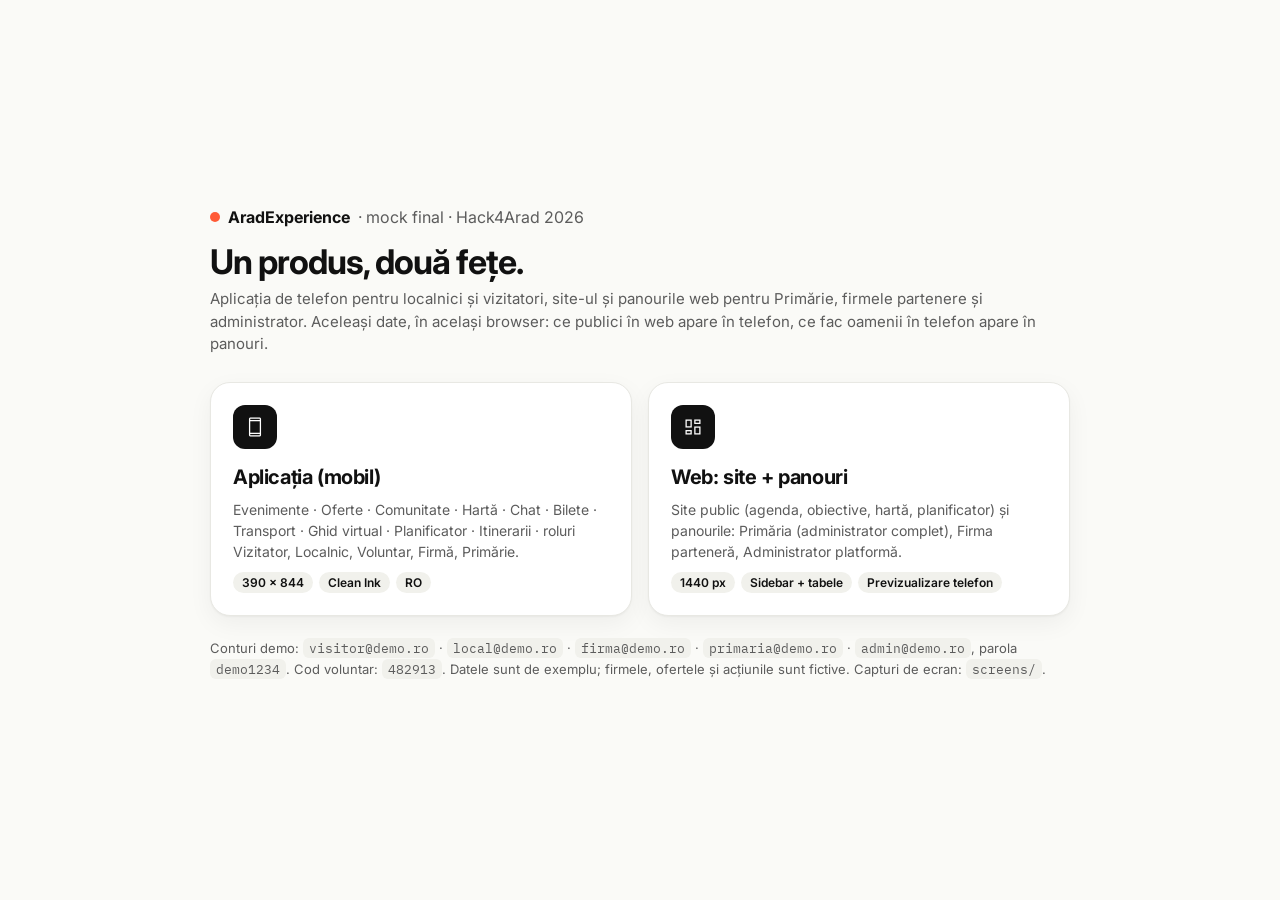
<file: design/final/index.html>
<!doctype html>
<html lang="ro">
<head>
<meta charset="utf-8">
<meta name="viewport" content="width=device-width, initial-scale=1">
<title>AradExperience · mock final</title>
<link rel="icon" href="data:,">
<link rel="stylesheet" href="shared/ui.css">
<style>
  body { background: var(--bg); min-height: 100vh; display: flex; align-items: center; justify-content: center; padding: 24px; }
  .wrap { max-width: 860px; width: 100%; }
  h1 { font-size: 34px; letter-spacing: -.03em; margin: 0 0 6px; }
  .sub { color: var(--mut); margin: 0 0 26px; font-size: 15px; line-height: 1.5; }
  .grid { display: grid; grid-template-columns: 1fr 1fr; gap: 16px; }
  .card { background: var(--surf); border: 1px solid var(--line); border-radius: 20px; padding: 22px; display: flex; flex-direction: column; gap: 10px; text-decoration: none; box-shadow: var(--shadow); }
  .card:hover { border-color: var(--ink); }
  .card .ic { width: 44px; height: 44px; border-radius: 12px; background: var(--ink); color: #fff; display: flex; align-items: center; justify-content: center; }
  .card h2 { margin: 6px 0 0; font-size: 20px; letter-spacing: -.02em; }
  .card p { margin: 0; color: var(--mut); font-size: 14px; line-height: 1.5; }
  .tag { display: inline-flex; gap: 6px; flex-wrap: wrap; }
  .tag span { font-size: 12px; font-weight: 600; padding: 3px 9px; border-radius: 999px; background: var(--soft); }
  .foot { margin-top: 22px; color: var(--mut); font-size: 13px; line-height: 1.6; }
  code { font-family: 'IBM Plex Mono', monospace; font-size: 12.5px; background: var(--soft); padding: 2px 6px; border-radius: 6px; }
  @media (max-width: 640px) { .grid { grid-template-columns: 1fr; } }
</style>
</head>
<body>
<div class="wrap">
  <div style="display:flex;align-items:center;gap:8px;margin-bottom:14px"><span style="width:10px;height:10px;border-radius:50%;background:var(--acc)"></span><b>AradExperience</b> <span class="mut">· mock final · Hack4Arad 2026</span></div>
  <h1>Un produs, două fețe.</h1>
  <p class="sub">Aplicația de telefon pentru localnici și vizitatori, site-ul și panourile web pentru Primărie, firmele partenere și administrator. Aceleași date, în același browser: ce publici în web apare în telefon, ce fac oamenii în telefon apare în panouri.</p>
  <div class="grid">
    <a class="card" href="mobile.html">
      <span class="ic"><span class="ms">smartphone</span></span>
      <h2>Aplicația (mobil)</h2>
      <p>Evenimente · Oferte · Comunitate · Hartă · Chat · Bilete · Transport · Ghid virtual · Planificator · Itinerarii · roluri Vizitator, Localnic, Voluntar, Firmă, Primărie.</p>
      <div class="tag"><span>390 × 844</span><span>Clean Ink</span><span>RO</span></div>
    </a>
    <a class="card" href="web.html">
      <span class="ic"><span class="ms">dashboard</span></span>
      <h2>Web: site + panouri</h2>
      <p>Site public (agenda, obiective, hartă, planificator) și panourile: Primăria (administrator complet), Firma parteneră, Administrator platformă.</p>
      <div class="tag"><span>1440 px</span><span>Sidebar + tabele</span><span>Previzualizare telefon</span></div>
    </a>
  </div>
  <p class="foot">Conturi demo: <code>visitor@demo.ro</code> · <code>local@demo.ro</code> · <code>firma@demo.ro</code> · <code>primaria@demo.ro</code> · <code>admin@demo.ro</code>, parola <code>demo1234</code>. Cod voluntar: <code>482913</code>. Datele sunt de exemplu; firmele, ofertele și acțiunile sunt fictive. Capturi de ecran: <code>screens/</code>.</p>
</div>
</body>
</html>
</file>
<file: design/final/shared/ui.css>
/* AradExperience · mock final · stil „Clean Ink” (token-urile din prototipul mobil) + admin (token-urile din admin-ul web) */
@import url('https://fonts.googleapis.com/css2?family=Inter:wght@400;500;600;700;800&family=IBM+Plex+Mono:wght@500;600&display=swap');
@import url('https://fonts.googleapis.com/css2?family=Material+Symbols+Outlined:opsz,wght,FILL,GRAD@20..48,300..500,0..1,0&display=block');

:root {
  /* aplicație (mobil) · light */
  --bg: #FAFAF7; --surf: #FFFFFF; --ink: #111111; --mut: #5C5C5C; --line: #E8E8E3; --soft: #F1F1EC; --field: #8C8C86;
  --acc: #FF5A36; --btn: #111111; --onbtn: #FFFFFF; --chipbg: #111111; --chipfg: #FFFFFF;
  --errbg: #FDECE8; --errtx: #A3270E; --scrim: rgba(17,17,17,.42); --glass: rgba(255,255,255,.94);
  --shadow: 0 1px 2px rgba(0,0,0,.04), 0 8px 24px rgba(0,0,0,.05);
  /* comunitate (verde) · oferte (galben) */
  --green: #3B6D11; --green-soft: #E4EFDA; --green-deep: #1F3A12; --yellow: #FFC244; --peach: #FFE8E2;
  --ok: #2F7D32; --okbg: #E5F2E3; --warn: #8A5A00; --warnbg: #FBF0D9; --bad: #B3261E; --badbg: #FCE8E6; --info: #1D5FD1; --infobg: #E6EEFC;
  /* admin web */
  --abg: #F6F6F3; --aink: #111113; --amut: #6E6E73; --aline: #E8E7E2; --asoft: #F1F0EC; --side: #0E0E10; --side2: #1B1B1F; --sidetx: #A1A1A8;
  --ashadow: 0 1px 2px rgba(16,16,20,.05), 0 2px 10px rgba(16,16,20,.04);
}
[data-theme="dark"] {
  --bg: #0E0E0F; --surf: #1A1A1C; --ink: #F5F5F2; --mut: #A3A3A0; --line: #2A2A2D; --soft: #242427; --field: #6E6E72;
  --btn: #FFFFFF; --onbtn: #111111; --chipbg: #F5F5F2; --chipfg: #111111; --errbg: #3A1D17; --errtx: #FF9A85;
  --scrim: rgba(0,0,0,.6); --glass: rgba(26,26,28,.94); --shadow: none; --green-soft: #1F3A12; --peach: #3A2420;
}
* { box-sizing: border-box; }
html, body { margin: 0; font-family: Inter, system-ui, -apple-system, "Segoe UI", sans-serif; -webkit-font-smoothing: antialiased; color: var(--ink); }
button, input, select, textarea { font: inherit; color: inherit; }
button { cursor: pointer; border: none; background: none; padding: 0; text-align: left; }
button:active { transform: scale(.985); }
a { color: inherit; }
img { display: block; max-width: 100%; }
.ms { font-family: 'Material Symbols Outlined'; font-weight: normal; font-style: normal; line-height: 1; letter-spacing: normal; text-transform: none; display: inline-block; white-space: nowrap; font-variation-settings: 'FILL' 0, 'wght' 300; font-size: 22px; vertical-align: middle; flex: none; }
.ms.f { font-variation-settings: 'FILL' 1, 'wght' 400; }
.ms.s { font-size: 18px; }
.ms.xs { font-size: 16px; }
.mono { font-family: 'IBM Plex Mono', ui-monospace, Consolas, monospace; }
.sr { position: absolute; width: 1px; height: 1px; overflow: hidden; clip: rect(0 0 0 0); }
.hide { display: none !important; }
.row { display: flex; align-items: center; gap: 10px; }
.col { display: flex; flex-direction: column; }
.grow { flex: 1; min-width: 0; }
.mut { color: var(--mut); }
.b { font-weight: 600; }
.ell { overflow: hidden; text-overflow: ellipsis; white-space: nowrap; }
.toast { position: absolute; left: 16px; right: 16px; bottom: 112px; z-index: 60; background: var(--ink); color: var(--bg); padding: 14px 18px; border-radius: 18px; font-size: 15px; font-weight: 500; box-shadow: 0 12px 32px rgba(0,0,0,.25); animation: tp .22s ease; display: flex; gap: 10px; align-items: center; }
@keyframes tp { from { opacity: 0; transform: translateY(8px); } to { opacity: 1; transform: none; } }
.qr svg { width: 100%; height: auto; display: block; }
/* Leaflet overrides (hartă curată) */
.leaflet-container { background: #ECECE6; font-family: inherit; }
.leaflet-control-attribution { font-size: 10px; background: rgba(255,255,255,.75) !important; }
.pin { width: 26px; height: 26px; border-radius: 50%; background: var(--acc); border: 3px solid #fff; box-shadow: 0 2px 8px rgba(0,0,0,.25); display: flex; align-items: center; justify-content: center; color: #fff; font: 700 12px Inter; }
.pin.place { background: #111; } .pin.offer { background: #E0A400; } .pin.action { background: var(--green); } .pin.sel { transform: scale(1.3); z-index: 1000 !important; }
.pin.num { background: #111; width: 28px; height: 28px; }
.me-dot { width: 18px; height: 18px; border-radius: 50%; background: #1D5FD1; border: 3px solid #fff; box-shadow: 0 0 0 10px rgba(29,95,209,.18); }
.stop-dot { width: 12px; height: 12px; border-radius: 50%; background: #fff; border: 3px solid #333; }
</file>
